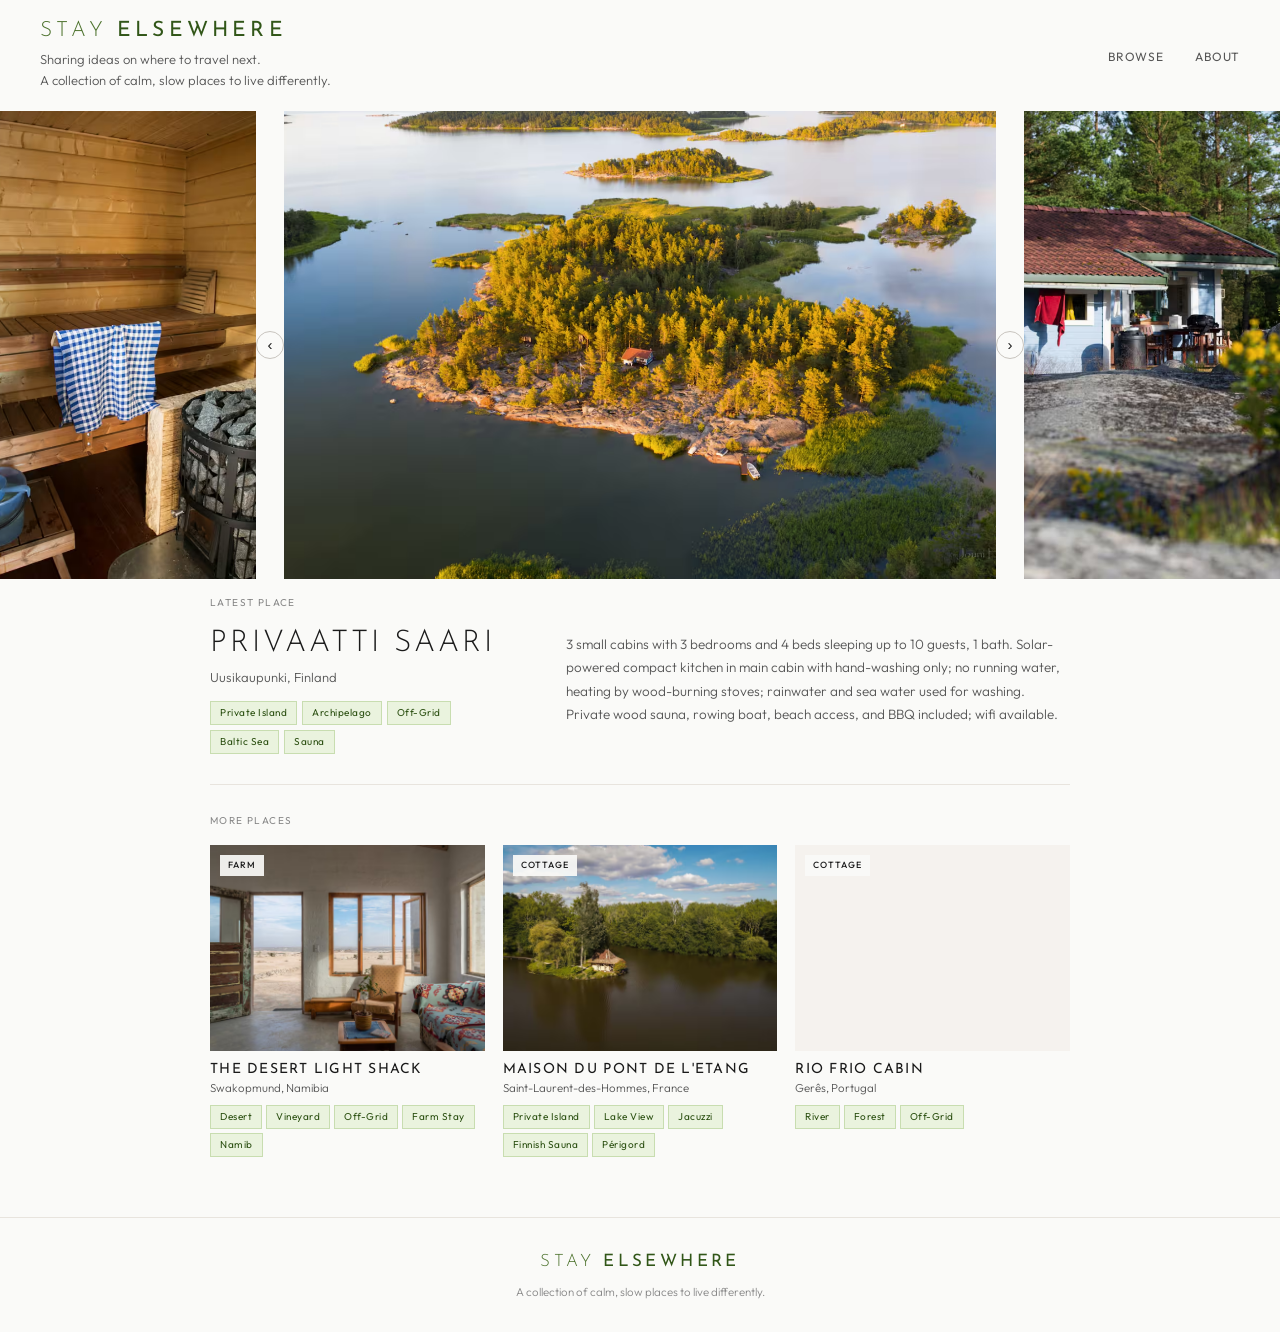
<file: index.html>
<!DOCTYPE html>
<html lang="en">
<head>
  <meta charset="UTF-8">
  <meta name="viewport" content="width=device-width, initial-scale=1.0">
  <title>Stay Elsewhere — Calm places, far from the crowd</title>
  <meta name="description" content="A curated collection of calm, slow places to live differently.">
  <link rel="preconnect" href="https://fonts.googleapis.com">
  <link rel="preconnect" href="https://fonts.gstatic.com" crossorigin>
  <link href="https://fonts.googleapis.com/css2?family=Josefin+Sans:wght@300;400&family=Outfit:wght@300;400;500&display=swap" rel="stylesheet">
  <link rel="stylesheet" href="css/style.css">
</head>
<body>

  <header class="site-header">
    <a href="index.html" class="logo-block">
      <span class="logo"><span class="logo-stay">STAY</span> <span class="logo-elsewhere">ELSEWHERE</span></span>
      <span class="logo-tagline">Sharing ideas on where to travel next.<br>A collection of calm, slow places to live differently.</span>
    </a>
    <nav class="site-nav">
      <a href="browse.html">BROWSE</a>
      <a href="about.html">ABOUT</a>
    </nav>
    <button class="hamburger-btn" aria-label="Menu">&#9776;</button>
    <div class="mobile-nav-dropdown" id="mobile-nav">
      <a href="browse.html">BROWSE</a>
      <a href="about.html">ABOUT</a>
    </div>
  </header>

  <section class="carousel-section">
    <div class="carousel">
      <a href="place.html?id=001-island-Finland" class="carousel-panel panel-left"  id="panel-left"></a>
      <div class="carousel-gap">
        <button class="carousel-btn" id="btn-prev">&#8249;</button>
      </div>
      <a href="place.html?id=001-island-Finland" class="carousel-panel panel-center" id="panel-center"></a>
      <div class="carousel-gap">
        <button class="carousel-btn" id="btn-next">&#8250;</button>
      </div>
      <a href="place.html?id=001-island-Finland" class="carousel-panel panel-right" id="panel-right"></a>
      <div class="carousel-dots"><span class="carousel-dot carousel-dot--active"></span><span class="carousel-dot"></span><span class="carousel-dot"></span><span class="carousel-dot"></span><span class="carousel-dot"></span><span class="carousel-dot"></span><span class="carousel-dot"></span><span class="carousel-dot"></span><span class="carousel-dot"></span><span class="carousel-dot"></span></div>
    </div>
  </section>

  <div class="page-body">

    <section class="featured-section">
      <p class="section-label">LATEST PLACE</p>
      <div class="featured-content">
        <div class="featured-left">
          <a href="place.html?id=001-island-Finland" class="featured-name">PRIVAATTI SAARI</a>
          <p class="featured-location">Uusikaupunki, Finland</p>
          <div class="featured-tags"><span class="tag">Private Island</span><span class="tag">Archipelago</span><span class="tag">Off-Grid</span><span class="tag">Baltic Sea</span><span class="tag">Sauna</span></div>
        </div>
        <div class="featured-right">
          <p class="featured-description">3 small cabins with 3 bedrooms and 4 beds sleeping up to 10 guests, 1 bath. Solar-powered compact kitchen in main cabin with hand-washing only; no running water, heating by wood-burning stoves; rainwater and sea water used for washing. Private wood sauna, rowing boat, beach access, and BBQ included; wifi available.</p>
        </div>
      </div>
    </section>

    <section class="more-section">
      <p class="section-label">MORE PLACES</p>
      <div class="places-grid">
        <a href="place.html?id=002-homestay-Namibia" class="place-card">
        <div class="card-image" style="background-image: url('photos/002-homestay-Namibia/photos/cover.png')">
          <span class="card-type">FARM</span>
        </div>
        <div class="card-info">
          <p class="card-name">THE DESERT LIGHT SHACK</p>
          <p class="card-location">Swakopmund, Namibia</p>
          <div class="card-tags"><span class="tag">Desert</span><span class="tag">Vineyard</span><span class="tag">Off-Grid</span><span class="tag">Farm Stay</span><span class="tag">Namib</span></div>
        </div>
      </a>
        <a href="place.html?id=003-etang-Perigord" class="place-card">
        <div class="card-image" style="background-image: url('photos/003-etang-Perigord/photos/cover.png')">
          <span class="card-type">COTTAGE</span>
        </div>
        <div class="card-info">
          <p class="card-name">MAISON DU PONT DE L'ETANG</p>
          <p class="card-location">Saint-Laurent-des-Hommes, France</p>
          <div class="card-tags"><span class="tag">Private Island</span><span class="tag">Lake View</span><span class="tag">Jacuzzi</span><span class="tag">Finnish Sauna</span><span class="tag">Périgord</span></div>
        </div>
      </a>
        <a href="place.html?id=004-rio-frio-cabin-portugal" class="place-card">
        <div class="card-image" style="background-image: url('https://images.unsplash.com/photo-1448375240586-882707db888b?auto=format&fit=crop&w=800&q=80')">
          <span class="card-type">COTTAGE</span>
        </div>
        <div class="card-info">
          <p class="card-name">RIO FRIO CABIN</p>
          <p class="card-location">Gerês, Portugal</p>
          <div class="card-tags"><span class="tag">River</span><span class="tag">Forest</span><span class="tag">Off-Grid</span></div>
        </div>
      </a>
      </div>
    </section>

  </div><!-- /.page-body -->

  <footer class="site-footer">
    <p class="footer-logo"><span class="logo-stay">STAY</span> <span class="logo-elsewhere">ELSEWHERE</span></p>
    <p class="footer-tagline">A collection of calm, slow places to live differently.</p>
  </footer>

  <script>
    window.CAROUSEL_PHOTOS = ["photos/001-island-Finland/photos/001.png","photos/001-island-Finland/photos/002.png","photos/001-island-Finland/photos/0021.png","photos/001-island-Finland/photos/003.png","photos/001-island-Finland/photos/004.png","photos/001-island-Finland/photos/005.png","photos/001-island-Finland/photos/006.png","photos/001-island-Finland/photos/007.png","photos/001-island-Finland/photos/008.png","photos/001-island-Finland/photos/009.png"];
  </script>
  <script src="js/main.js"></script>

</body>
</html>
</file>
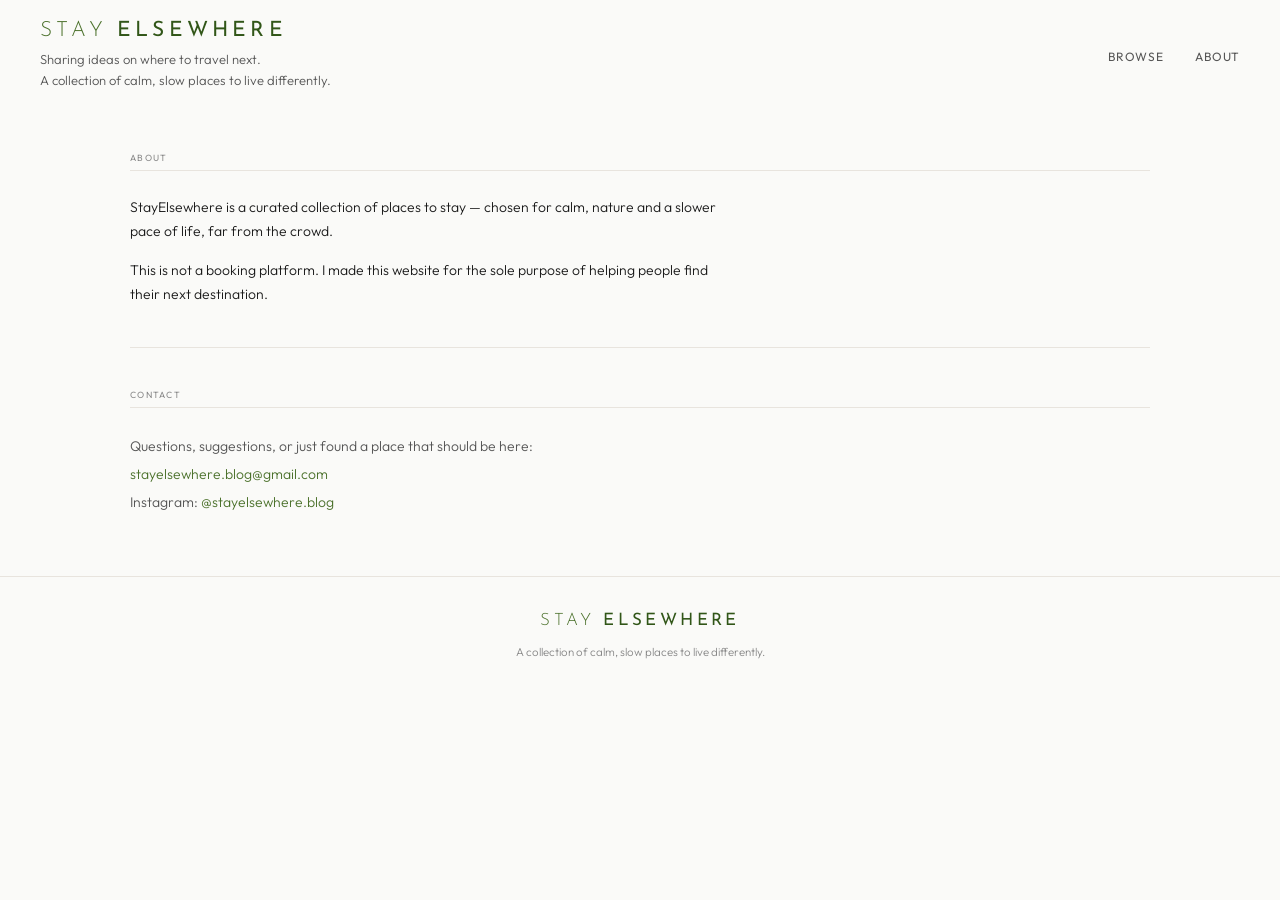
<file: about.html>
<!DOCTYPE html>
<html lang="en">
<head>
  <meta charset="UTF-8">
  <meta name="viewport" content="width=device-width, initial-scale=1.0">
  <title>About — Stay Elsewhere</title>
  <meta name="description" content="A curated collection of calm, slow places to live differently.">
  <link rel="preconnect" href="https://fonts.googleapis.com">
  <link rel="preconnect" href="https://fonts.gstatic.com" crossorigin>
  <link href="https://fonts.googleapis.com/css2?family=Josefin+Sans:wght@300;400&family=Outfit:wght@300;400;500&display=swap" rel="stylesheet">
  <link rel="stylesheet" href="css/style.css">
</head>
<body>

  <header class="site-header">
    <a href="index.html" class="logo-block">
      <span class="logo"><span class="logo-stay">STAY</span> <span class="logo-elsewhere">ELSEWHERE</span></span>
      <span class="logo-tagline">Sharing ideas on where to travel next.<br>A collection of calm, slow places to live differently.</span>
    </a>
    <nav class="site-nav">
      <a href="browse.html">BROWSE</a>
      <a href="about.html">ABOUT</a>
    </nav>
    <button class="hamburger-btn" aria-label="Menu">&#9776;</button>
    <div class="mobile-nav-dropdown" id="mobile-nav">
      <a href="browse.html">BROWSE</a>
      <a href="about.html">ABOUT</a>
    </div>
  </header>

  <div class="place-container about-page">

    <p class="about-label">ABOUT</p>

    <div class="about-text">
      <p>StayElsewhere is a curated collection of places to stay — chosen for calm, nature and a slower pace of life, far from the crowd.</p>
      <p>This is not a booking platform. I made this website for the sole purpose of helping people find their next destination.</p>
    </div>

    <hr class="about-divider">

    <p class="about-label">CONTACT</p>

    <div class="contact-text">
      <p>Questions, suggestions, or just found a place that should be here:<br>
      <a href="mailto:stayelsewhere.blog@gmail.com" class="contact-link">stayelsewhere.blog@gmail.com</a></p>
      <p>Instagram: <a href="https://instagram.com/stayelsewhere.blog" class="contact-link" target="_blank" rel="noopener">@stayelsewhere.blog</a></p>
    </div>

  </div>

  <footer class="site-footer">
    <p class="footer-logo"><span class="logo-stay">STAY</span> <span class="logo-elsewhere">ELSEWHERE</span></p>
    <p class="footer-tagline">A collection of calm, slow places to live differently.</p>
  </footer>

  <script src="js/main.js"></script>

</body>
</html>
</file>
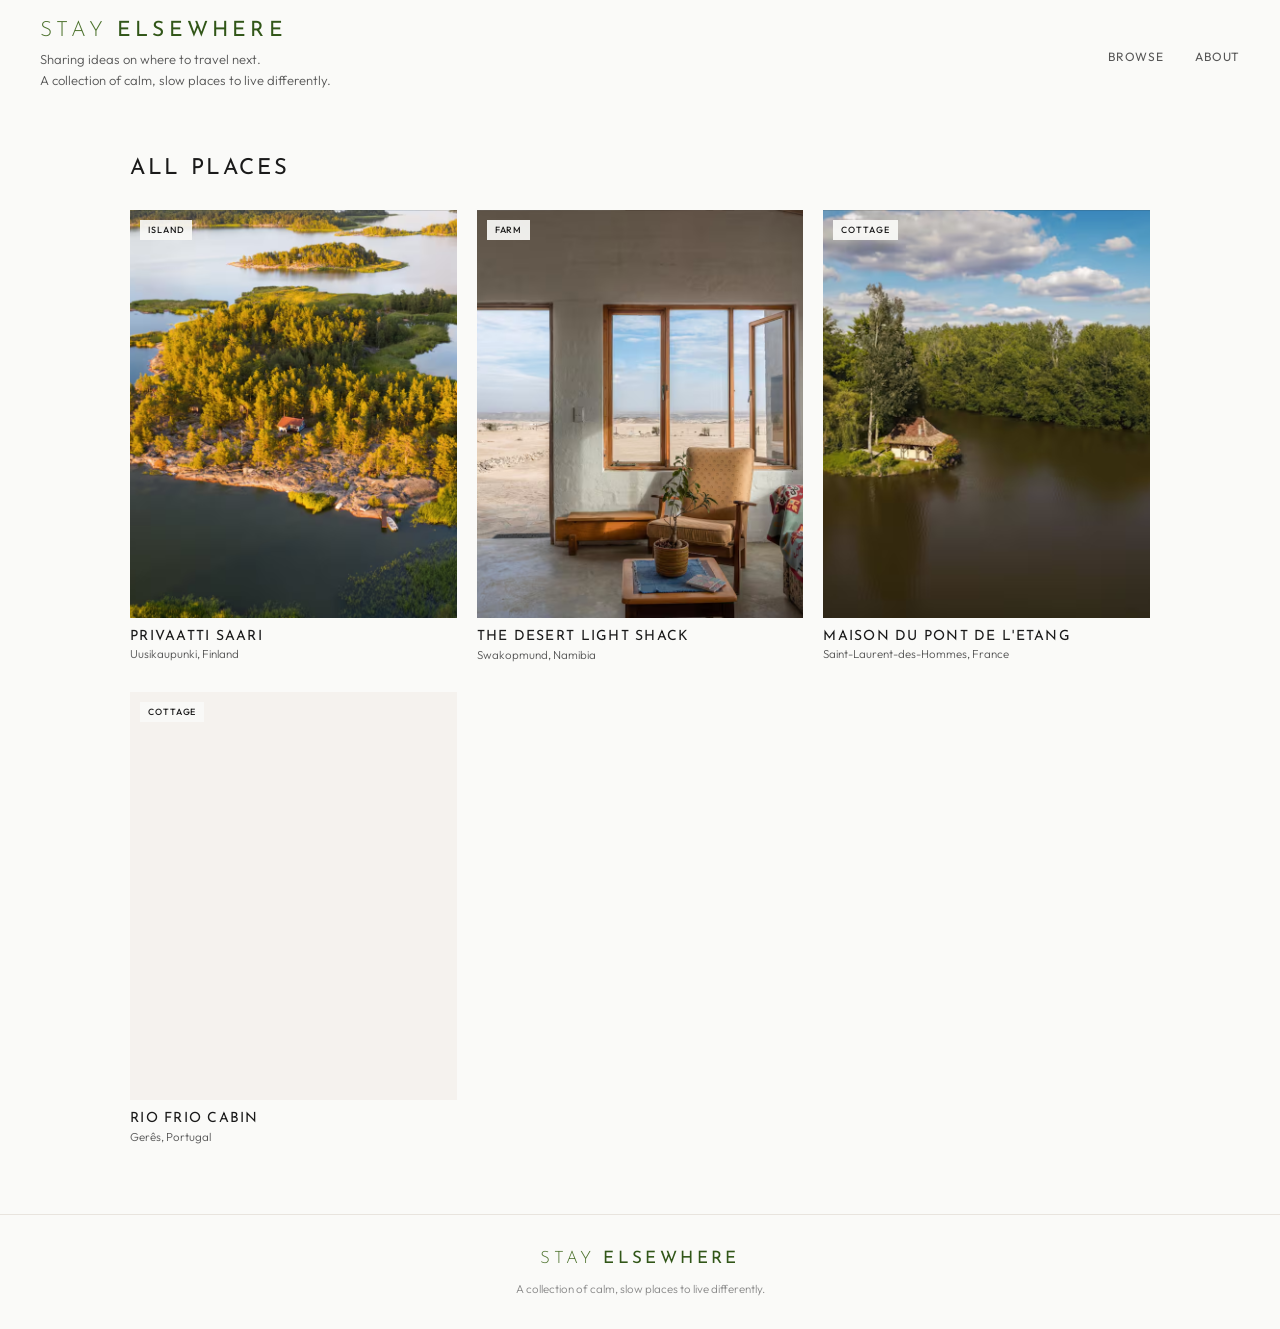
<file: browse.html>
<!DOCTYPE html>
<html lang="en">
<head>
  <meta charset="UTF-8">
  <meta name="viewport" content="width=device-width, initial-scale=1.0">
  <title>Places — Stay Elsewhere</title>
  <meta name="description" content="All places on Stay Elsewhere — curated for calm, nature and a slower pace.">
  <link rel="preconnect" href="https://fonts.googleapis.com">
  <link rel="preconnect" href="https://fonts.gstatic.com" crossorigin>
  <link href="https://fonts.googleapis.com/css2?family=Josefin+Sans:wght@300;400&family=Outfit:wght@300;400;500&display=swap" rel="stylesheet">
  <link rel="stylesheet" href="css/style.css">
</head>
<body>

  <header class="site-header">
    <a href="index.html" class="logo-block">
      <span class="logo"><span class="logo-stay">STAY</span> <span class="logo-elsewhere">ELSEWHERE</span></span>
      <span class="logo-tagline">Sharing ideas on where to travel next.<br>A collection of calm, slow places to live differently.</span>
    </a>
    <nav class="site-nav">
      <a href="browse.html">BROWSE</a>
      <a href="about.html">ABOUT</a>
    </nav>
    <button class="hamburger-btn" aria-label="Menu">&#9776;</button>
    <div class="mobile-nav-dropdown" id="mobile-nav">
      <a href="browse.html">BROWSE</a>
      <a href="about.html">ABOUT</a>
    </div>
  </header>

  <div class="place-container browse-page">

    <h1 class="browse-heading">ALL PLACES</h1>

    <div class="browse-grid">
      <a href="place.html?id=001-island-Finland" class="place-card">
      <div class="card-image" style="background-image: url('photos/001-island-Finland/photos/cover.png')" data-photos="[&quot;photos/001-island-Finland/photos/001.png&quot;,&quot;photos/001-island-Finland/photos/002.png&quot;,&quot;photos/001-island-Finland/photos/0021.png&quot;,&quot;photos/001-island-Finland/photos/003.png&quot;,&quot;photos/001-island-Finland/photos/004.png&quot;,&quot;photos/001-island-Finland/photos/005.png&quot;,&quot;photos/001-island-Finland/photos/006.png&quot;,&quot;photos/001-island-Finland/photos/007.png&quot;,&quot;photos/001-island-Finland/photos/008.png&quot;,&quot;photos/001-island-Finland/photos/009.png&quot;]">
        <span class="card-type">ISLAND</span>
        <div class="card-arrows">
          <button class="card-arrow card-arrow-prev">&#8249;</button>
          <button class="card-arrow card-arrow-next">&#8250;</button>
        </div>
      </div>
      <div class="card-info">
        <p class="card-name">PRIVAATTI SAARI</p>
        <p class="card-location">Uusikaupunki, Finland</p>
      </div>
    </a>
      <a href="place.html?id=002-homestay-Namibia" class="place-card">
      <div class="card-image" style="background-image: url('photos/002-homestay-Namibia/photos/cover.png')" data-photos="[&quot;photos/002-homestay-Namibia/photos/001.png&quot;,&quot;photos/002-homestay-Namibia/photos/002.png&quot;,&quot;photos/002-homestay-Namibia/photos/003.png&quot;,&quot;photos/002-homestay-Namibia/photos/004.png&quot;,&quot;photos/002-homestay-Namibia/photos/005.png&quot;,&quot;photos/002-homestay-Namibia/photos/006.png&quot;,&quot;photos/002-homestay-Namibia/photos/007.png&quot;,&quot;photos/002-homestay-Namibia/photos/008.png&quot;,&quot;photos/002-homestay-Namibia/photos/009.png&quot;]">
        <span class="card-type">FARM</span>
        <div class="card-arrows">
          <button class="card-arrow card-arrow-prev">&#8249;</button>
          <button class="card-arrow card-arrow-next">&#8250;</button>
        </div>
      </div>
      <div class="card-info">
        <p class="card-name">THE DESERT LIGHT SHACK</p>
        <p class="card-location">Swakopmund, Namibia</p>
      </div>
    </a>
      <a href="place.html?id=003-etang-Perigord" class="place-card">
      <div class="card-image" style="background-image: url('photos/003-etang-Perigord/photos/cover.png')" data-photos="[&quot;photos/003-etang-Perigord/photos/001.png&quot;,&quot;photos/003-etang-Perigord/photos/002.png&quot;,&quot;photos/003-etang-Perigord/photos/003.png&quot;,&quot;photos/003-etang-Perigord/photos/004.png&quot;,&quot;photos/003-etang-Perigord/photos/005.png&quot;,&quot;photos/003-etang-Perigord/photos/006.png&quot;,&quot;photos/003-etang-Perigord/photos/0061.png&quot;,&quot;photos/003-etang-Perigord/photos/007.png&quot;,&quot;photos/003-etang-Perigord/photos/008.png&quot;,&quot;photos/003-etang-Perigord/photos/009.png&quot;,&quot;photos/003-etang-Perigord/photos/010.png&quot;]">
        <span class="card-type">COTTAGE</span>
        <div class="card-arrows">
          <button class="card-arrow card-arrow-prev">&#8249;</button>
          <button class="card-arrow card-arrow-next">&#8250;</button>
        </div>
      </div>
      <div class="card-info">
        <p class="card-name">MAISON DU PONT DE L'ETANG</p>
        <p class="card-location">Saint-Laurent-des-Hommes, France</p>
      </div>
    </a>
      <a href="place.html?id=004-rio-frio-cabin-portugal" class="place-card">
      <div class="card-image" style="background-image: url('https://images.unsplash.com/photo-1448375240586-882707db888b?auto=format&fit=crop&w=800&q=80')" data-photos="[&quot;https://images.unsplash.com/photo-1448375240586-882707db888b?auto=format&fit=crop&w=1400&q=80&quot;]">
        <span class="card-type">COTTAGE</span>
        
      </div>
      <div class="card-info">
        <p class="card-name">RIO FRIO CABIN</p>
        <p class="card-location">Gerês, Portugal</p>
      </div>
    </a>
    </div>

  </div>

  <footer class="site-footer">
    <p class="footer-logo"><span class="logo-stay">STAY</span> <span class="logo-elsewhere">ELSEWHERE</span></p>
    <p class="footer-tagline">A collection of calm, slow places to live differently.</p>
  </footer>

  <script src="js/browse.js"></script>
  <script src="js/main.js"></script>

</body>
</html>
</file>
<file: css/style.css>
/* === RESET & BASE === */
*, *::before, *::after {
  box-sizing: border-box;
  margin: 0;
  padding: 0;
}

:root {
  --green-stay: #4B712B;
  --green-elsewhere: #315618;
  --green-exact: #2E5214;
  --green-bg: #EAF3DE;
  --bg: #FAFAF8;
  --bg-secondary: #F5F2EE;
  --border: #E8E4DE;
  --text-primary: #1A1A1A;
  --text-secondary: #555;
  --text-tertiary: #888;
  --font-heading: 'Josefin Sans', sans-serif;
  --font-body: 'Outfit', sans-serif;
  --max-width: 860px;
  --page-pad: 40px;
}

html {
  font-size: 16px;
}

body {
  background: var(--bg);
  color: var(--text-primary);
  font-family: var(--font-body);
  font-weight: 300;
  line-height: 1.6;
  -webkit-font-smoothing: antialiased;
}

a {
  color: inherit;
  text-decoration: none;
}

/* === HEADER === */
.site-header {
  display: flex;
  align-items: center;
  justify-content: space-between;
  padding: 20px var(--page-pad);
  background: var(--bg);
  position: sticky;
  top: 0;
  z-index: 100;
}

.logo-block {
  display: block;
  line-height: 1;
}

.logo {
  display: block;
  font-family: var(--font-heading);
  font-size: 21px;
  letter-spacing: 0.2em;
  line-height: 1;
  margin-bottom: 8px;
}

.logo-stay {
  color: var(--green-stay);
  font-weight: 300;
}

.logo-elsewhere {
  color: var(--green-elsewhere);
  font-weight: 400;
}

.logo-tagline {
  font-family: var(--font-body);
  font-size: 13px;
  font-weight: 300;
  color: #555;
  line-height: 1.6;
  display: block;
  margin-top: 5px;
}

.site-nav {
  display: flex;
  align-items: center;
  gap: 32px;
  padding-top: 2px;
}

.site-nav a,
.menu-btn {
  font-family: var(--font-body);
  font-size: 12px;
  font-weight: 400;
  letter-spacing: 0.06em;
  color: var(--text-secondary);
  background: none;
  border: none;
  cursor: pointer;
  padding: 0;
  transition: color 0.2s;
  white-space: nowrap;
}

.site-nav a:hover,
.menu-btn:hover {
  color: var(--text-primary);
}

.menu-arrow {
  font-size: 9px;
  margin-left: 2px;
  vertical-align: middle;
}

.mobile-menu-btn {
  display: none;
  background: none;
  border: none;
  cursor: pointer;
  font-size: 20px;
  color: var(--text-secondary);
  padding: 0;
  line-height: 1;
}

/* === PAGE BODY === */
.page-body {
  max-width: calc(var(--max-width) + var(--page-pad) * 2);
  margin: 0 auto;
  padding: 0 var(--page-pad);
}

/* === CAROUSEL === */
.carousel-section {
  padding: 0;
}

.carousel-controls {
  display: flex;
  justify-content: flex-end;
  gap: 5px;
  margin-top: 10px;
  padding: 0 var(--page-pad);
}

.carousel {
  display: flex;
  height: 52vh;
  min-height: 420px;
}

.carousel-panel {
  display: block;
  background-size: cover;
  background-position: center;
  background-color: var(--bg-secondary);
  transition: background-image 0.35s ease;
  flex-shrink: 0;
}

.panel-left,
.panel-right {
  width: 20%;
}

.panel-center {
  flex: 1;
}

.carousel-gap {
  flex: 0 0 20px;
  background: #FAFAF8;
  display: flex;
  align-items: center;
  justify-content: center;
}

.carousel-btn {
  width: 28px;
  height: 28px;
  border: 0.5px solid #C8C4BE;
  background: #FAFAF8;
  color: var(--text-primary);
  font-size: 15px;
  cursor: pointer;
  display: flex;
  align-items: center;
  justify-content: center;
  border-radius: 50%;
  transition: background 0.15s, border-color 0.15s;
  line-height: 1;
  flex-shrink: 0;
}

.carousel-btn:hover {
  background: var(--bg-secondary);
  border-color: var(--text-tertiary);
}

/* === SECTION LABEL === */
.section-label {
  font-family: var(--font-body);
  font-size: 10px;
  font-weight: 400;
  letter-spacing: 0.14em;
  color: var(--text-tertiary);
  margin-bottom: 16px;
}

/* === FEATURED SECTION === */
.featured-section {
  padding-top: 16px;
  padding-bottom: 30px;
  border-bottom: 1px solid var(--border);
}

.featured-content {
  display: flex;
  gap: 56px;
  align-items: flex-start;
}

.featured-left {
  flex: 0 0 300px;
}

.featured-right {
  flex: 1;
  padding-top: 6px;
}

.featured-name {
  font-family: var(--font-heading);
  font-size: 30px;
  font-weight: 300;
  letter-spacing: 0.1em;
  color: var(--text-primary);
  line-height: 1.1;
  margin-bottom: 7px;
  display: block;
  transition: color 0.2s;
}

.featured-name:hover {
  color: var(--green-exact);
}

.featured-location {
  font-family: var(--font-body);
  font-size: 13px;
  font-weight: 300;
  color: var(--text-secondary);
  margin-bottom: 14px;
}

.featured-tags {
  display: flex;
  flex-wrap: wrap;
  gap: 5px;
}

.featured-description {
  font-family: var(--font-body);
  font-size: 13.5px;
  font-weight: 300;
  color: var(--text-secondary);
  line-height: 1.75;
}

/* === TAGS === */
.tag {
  display: inline-block;
  font-family: var(--font-body);
  font-size: 10px;
  font-weight: 400;
  letter-spacing: 0.05em;
  color: var(--green-exact);
  border: 1px solid #c8ddb0;
  background: var(--green-bg);
  padding: 3px 9px;
  white-space: nowrap;
}

/* === MORE PLACES === */
.more-section {
  padding-top: 28px;
  padding-bottom: 60px;
}

.places-grid {
  display: grid;
  grid-template-columns: repeat(3, 1fr);
  gap: 18px;
}

/* === PLACE CARD === */
.place-card {
  display: block;
}

.card-image {
  position: relative;
  width: 100%;
  aspect-ratio: 4 / 3;
  background-size: cover;
  background-position: center;
  background-color: var(--bg-secondary);
  overflow: hidden;
}

.card-type {
  position: absolute;
  top: 10px;
  left: 10px;
  font-family: var(--font-body);
  font-size: 9px;
  font-weight: 500;
  letter-spacing: 0.1em;
  color: var(--text-primary);
  background: rgba(250, 250, 248, 0.92);
  padding: 3px 8px;
  white-space: nowrap;
}

.card-info {
  padding: 11px 0 0;
}

.card-name {
  font-family: var(--font-heading);
  font-size: 14px;
  font-weight: 400;
  letter-spacing: 0.09em;
  color: var(--text-primary);
  margin-bottom: 3px;
  transition: color 0.2s;
}

.card-location {
  font-family: var(--font-body);
  font-size: 11.5px;
  font-weight: 300;
  color: var(--text-secondary);
  margin-bottom: 8px;
}

.card-tags {
  display: flex;
  flex-wrap: wrap;
  gap: 4px;
  cursor: default;
}

.place-card:hover .card-name {
  color: var(--green-exact);
}

/* === FOOTER === */
.site-footer {
  border-top: 1px solid var(--border);
  padding: 30px var(--page-pad);
  text-align: center;
}

.footer-logo {
  font-family: var(--font-heading);
  font-size: 17px;
  letter-spacing: 0.2em;
  margin-bottom: 8px;
}

.footer-tagline {
  font-family: var(--font-body);
  font-size: 11.5px;
  font-weight: 300;
  color: var(--text-tertiary);
}

/* === MOBILE === */
@media (max-width: 720px) {
  :root {
    --page-pad: 20px;
  }

  .site-header {
    padding: 20px var(--page-pad) 16px;
    align-items: center;
  }

  .logo {
    font-size: 18px;
    margin-bottom: 0;
  }

  .logo-tagline {
    display: none;
  }

  .site-nav {
    display: none;
  }

  .mobile-menu-btn {
    display: block;
  }

  .carousel {
    height: 200px;
    gap: 4px;
  }

  .panel-left,
  .panel-right {
    width: 16%;
  }

  .featured-content {
    flex-direction: column;
    gap: 14px;
  }

  .featured-left {
    flex: none;
    width: 100%;
  }

  .featured-name {
    font-size: 22px;
  }

  .places-grid {
    grid-template-columns: 1fr;
    gap: 28px;
  }

  .card-image {
    aspect-ratio: 16 / 9;
  }
}


/* ============================================================
   PLACE PAGE — all rules below are new, none modify existing
   ============================================================ */

/* Place page container */
.place-container {
  max-width: 1100px;
  margin: 0 auto;
  padding: 0 40px;
}

/* Back bar */
.back-bar {
  padding: 8px 0;
  border-bottom: 0.5px solid var(--border);
  background: var(--bg);
}

.back-link {
  font-family: var(--font-body);
  font-size: 10px;
  font-weight: 400;
  letter-spacing: 0.06em;
  color: #888;
}

.back-link:hover {
  color: var(--text-primary);
}

/* Place header */
.place-header {
  padding: 16px 0 0;
}

.place-name {
  font-family: var(--font-heading);
  font-size: 28px;
  font-weight: 300;
  letter-spacing: 0.12em;
  color: var(--text-primary);
  line-height: 1.1;
  margin-bottom: 5px;
}

.place-location {
  font-family: var(--font-body);
  font-size: 11px;
  font-weight: 300;
  color: #888;
  margin-bottom: 10px;
}

.place-tags {
  display: flex;
  flex-wrap: wrap;
  gap: 5px;
}

.place-tags .tag {
  font-size: 9px;
  padding: 2px 7px;
  color: #555;
  border: 0.5px solid #C8C4BE;
  background: transparent;
  border-radius: 2px;
}

/* Two-column body */
.place-body {
  display: flex;
  gap: 20px;
  padding: 16px 0;
  align-items: flex-start;
}

.left-col {
  flex: 1;
  min-width: 0;
}

.right-col {
  flex: 0 0 160px;
  position: sticky;
  top: 24px;
}

/* Section label with bottom border */
.place-section {
  margin-bottom: 20px;
}

.place-section-label {
  font-family: var(--font-body);
  font-size: 9px;
  font-weight: 400;
  letter-spacing: 0.14em;
  color: #888;
  border-bottom: 0.5px solid var(--border);
  padding-bottom: 5px;
  margin-bottom: 8px;
}

/* Why box */
.why-box {
  background: var(--green-bg);
  border-radius: 4px;
  padding: 10px 12px;
}

.why-box p {
  font-family: var(--font-body);
  font-size: 11.5px;
  font-weight: 300;
  font-style: italic;
  color: #27500A;
  line-height: 1.65;
  margin: 0;
}

/* Getting there — side by side */
.getting-there-layout {
  display: flex;
  gap: 16px;
  align-items: flex-start;
}

.getting-there-distances {
  flex: 0 0 55%;
  display: flex;
  flex-direction: column;
  gap: 5px;
}

/* Map */
.place-map {
  flex: 1;
  height: 130px;
  border: none;
  border-radius: 4px;
  display: block;
  min-width: 0;
}

/* Distance rows */
.distance-rows {
  display: flex;
  flex-direction: column;
  gap: 5px;
}

.distance-row {
  display: flex;
  align-items: center;
  gap: 6px;
  font-family: var(--font-body);
  font-size: 11px;
  font-weight: 300;
  color: var(--text-primary);
}

.distance-icon {
  color: var(--green-stay);
  font-size: 13px;
  flex-shrink: 0;
  width: 16px;
  display: flex;
  align-items: center;
}

.distance-name {
  flex: 1;
}

.distance-time {
  color: #888;
  font-size: 10.5px;
  white-space: nowrap;
}

/* Amenities */
.amenities-grid {
  display: grid;
  grid-template-columns: 1fr 1fr;
  gap: 6px 16px;
}

.amenity-item {
  display: flex;
  align-items: center;
  gap: 6px;
  font-family: var(--font-body);
  font-size: 11px;
  font-weight: 300;
  color: var(--text-primary);
}

.amenity-item .ti {
  font-size: 15px;
  color: var(--green-stay);
  flex-shrink: 0;
}

/* Activities */
.activities-list {
  display: flex;
  flex-direction: column;
  gap: 4px;
}

.activity-item {
  display: flex;
  gap: 7px;
  font-family: var(--font-body);
  font-size: 11px;
  font-weight: 300;
  color: #555;
}

.activity-dash {
  color: #C8C4BE;
  flex-shrink: 0;
}

/* Sidebar card */
.sidebar-card {
  border: 0.5px solid var(--border);
  border-radius: 6px;
  padding: 12px;
  background: var(--bg);
}

.sidebar-title {
  font-family: var(--font-body);
  font-size: 9px;
  font-weight: 400;
  letter-spacing: 0.14em;
  color: #888;
  border-bottom: 0.5px solid var(--border);
  padding-bottom: 6px;
  margin-bottom: 10px;
}

.info-row {
  display: flex;
  justify-content: space-between;
  align-items: baseline;
  gap: 4px;
  margin-bottom: 6px;
}

.info-label {
  font-family: var(--font-body);
  font-size: 9px;
  font-weight: 400;
  letter-spacing: 0.06em;
  color: #888;
  text-transform: uppercase;
  flex-shrink: 0;
}

.info-value {
  font-family: var(--font-body);
  font-size: 10px;
  font-weight: 400;
  color: var(--text-primary);
  text-align: right;
}

/* Temperature bar */
.temp-section {
  margin-top: 10px;
  margin-bottom: 12px;
}

.temp-bar {
  display: flex;
  gap: 1px;
  margin-top: 4px;
  margin-bottom: 3px;
}

.temp-cell {
  flex: 1;
  height: 10px;
  border-radius: 1px;
}

.temp-months {
  display: flex;
}

.temp-months span {
  font-family: var(--font-body);
  font-size: 7.5px;
  color: #888;
  flex: 1;
  text-align: center;
}

/* CTA button */
.cta-btn {
  display: block;
  background: var(--green-exact);
  color: #fff;
  font-family: var(--font-body);
  font-size: 10px;
  font-weight: 400;
  letter-spacing: 0.1em;
  border-radius: 3px;
  padding: 8px;
  text-align: center;
  text-decoration: none;
  margin-top: 12px;
  transition: background 0.15s;
}

.cta-btn:hover {
  background: var(--green-elsewhere);
}

/* Similar places */
.similar-section {
  border-top: 0.5px solid var(--border);
  padding: 14px 0 40px;
}

.similar-grid {
  display: grid;
  grid-template-columns: repeat(3, 1fr);
  gap: 16px;
  margin-top: 8px;
}

.similar-card {
  display: block;
}

.similar-image {
  width: 100%;
  height: 160px;
  object-fit: cover;
  background-size: cover;
  background-position: center;
  background-color: var(--bg-secondary);
}

.similar-name {
  font-family: var(--font-heading);
  font-size: 13px;
  font-weight: 400;
  letter-spacing: 0.08em;
  color: var(--text-primary);
  margin-top: 8px;
  margin-bottom: 3px;
  transition: color 0.2s;
}

.similar-location {
  font-family: var(--font-body);
  font-size: 11px;
  font-weight: 300;
  color: var(--text-secondary);
}

.similar-card:hover .similar-name {
  color: var(--green-exact);
}

/* Place page — mobile */
@media (max-width: 768px) {
  .place-container {
    padding: 0 20px;
  }

  .place-body {
    flex-direction: column;
  }

  .right-col {
    position: static;
    width: 100%;
    flex: none;
  }

  .getting-there-layout {
    flex-direction: column;
  }

  .getting-there-distances {
    flex: none;
    width: 100%;
  }

  .place-map {
    width: 100%;
    height: 160px;
  }

  .similar-grid {
    grid-template-columns: 1fr;
  }
}


/* ============================================================
   ABOUT PAGE
   ============================================================ */

.about-page {
  padding-top: 40px;
  padding-bottom: 60px;
}

.about-label {
  font-family: var(--font-body);
  font-size: 9px;
  font-weight: 400;
  letter-spacing: 0.14em;
  color: #888;
  border-bottom: 0.5px solid var(--border);
  padding-bottom: 5px;
  margin-bottom: 24px;
}

.about-text {
  max-width: 600px;
  font-family: var(--font-body);
  font-size: 14px;
  font-weight: 300;
  color: var(--text-primary);
  line-height: 1.75;
}

.about-text p + p {
  margin-top: 1em;
}

.about-divider {
  border: none;
  border-top: 0.5px solid #E8E4DE;
  margin: 40px 0;
}

.contact-text {
  max-width: 600px;
  font-family: var(--font-body);
  font-size: 14px;
  font-weight: 300;
  color: #555;
  line-height: 2;
}

.contact-text p + p {
  margin-top: 0;
}

.contact-link {
  color: #4B712B;
  text-decoration: none;
}

.contact-link:hover {
  text-decoration: underline;
}


/* ============================================================
   BROWSE PAGE
   ============================================================ */

.browse-page {
  padding-top: 40px;
  padding-bottom: 60px;
}

.browse-header {
  margin-bottom: 24px;
}

.browse-label {
  font-family: var(--font-body);
  font-size: 9px;
  font-weight: 400;
  letter-spacing: 0.14em;
  color: #888;
  margin-bottom: 4px;
}

.browse-count {
  font-family: var(--font-body);
  font-size: 11px;
  font-weight: 300;
  color: #888;
}

.browse-grid {
  display: grid;
  grid-template-columns: repeat(3, 1fr);
  gap: 20px;
}

@media (max-width: 768px) {
  .browse-grid {
    grid-template-columns: 1fr;
  }
}


/* ============================================================
   BROWSE PAGE — feedback fixes
   ============================================================ */

/* Point 1 — tighten card image/text gap */
.card-info {
  padding-top: 8px;
}

/* Point 2 — page heading */
.browse-page {
  padding-top: 0;
}

.browse-heading {
  font-family: var(--font-heading);
  font-size: 22px;
  font-weight: 400;
  letter-spacing: 0.12em;
  color: var(--text-primary);
  margin-top: 40px;
  margin-bottom: 24px;
}

/* Point 3 — card photo arrows */
.card-arrows {
  position: absolute;
  bottom: 8px;
  right: 8px;
  display: none;
  gap: 4px;
  z-index: 2;
}

.place-card:hover .card-arrows {
  display: flex;
}

.card-arrow {
  width: 24px;
  height: 24px;
  border-radius: 50%;
  background: rgba(0, 0, 0, 0.4);
  color: #fff;
  border: none;
  cursor: pointer;
  font-size: 14px;
  display: flex;
  align-items: center;
  justify-content: center;
  line-height: 1;
  padding: 0;
  transition: background 0.15s;
}

.card-arrow:hover {
  background: rgba(0, 0, 0, 0.65);
}

/* Browse cards — 4:5 portrait ratio (scoped, does not affect index.html) */
.browse-grid .card-image {
  aspect-ratio: 4 / 5;
  height: auto;
}

/* Tighten name/location gap on cards */
.card-name {
  margin-bottom: -3px;
}

/* Ensure browse card names render in dark text — explicit override */
.browse-grid .card-name {
  color: #1A1A1A;
}


/* ============================================================
   MOBILE — homepage layout (max-width 768px)
   ============================================================ */

@media (max-width: 768px) {

  /* Point 1 — header: stack logo + tagline + nav links */
  .site-header {
    flex-direction: column;
    align-items: flex-start;
    gap: 8px;
  }

  .logo-tagline {
    display: block;
  }

  .site-nav {
    display: flex;
    gap: 16px;
    padding-top: 0;
  }

  .site-nav a {
    font-size: 11px;
    letter-spacing: 0.1em;
    color: #1A1A1A;
  }

  /* Point 2 — MORE PLACES horizontal cards, 96px thumbnail, no tags */
  .places-grid {
    grid-template-columns: 1fr;
    gap: 16px;
  }

  .places-grid .place-card {
    display: flex;
    flex-direction: row;
    gap: 12px;
    align-items: flex-start;
  }

  .places-grid .card-image {
    flex: 0 0 96px;
    width: 96px;
    height: 72px;
    aspect-ratio: unset;
  }

  .places-grid .card-info {
    flex: 1;
    padding-top: 0;
  }

  .places-grid .card-tags {
    display: none;
  }

}


/* ============================================================
   CAROUSEL DOTS — global styles (hidden on desktop)
   ============================================================ */

.carousel {
  position: relative;
}

.carousel-dots {
  display: none;
  position: absolute;
  bottom: 10px;
  left: 50%;
  transform: translateX(-50%);
  gap: 5px;
  z-index: 3;
  pointer-events: none;
}

.carousel-dot {
  width: 6px;
  height: 6px;
  border-radius: 50%;
  background: rgba(255, 255, 255, 0.4);
  display: block;
}

.carousel-dot--active {
  background: rgba(255, 255, 255, 1);
}


/* ============================================================
   MOBILE — header + carousel overrides (max-width 768px)
   ============================================================ */

@media (max-width: 768px) {

  /* Point 1 — compact single-row header */
  .site-header {
    flex-direction: row;
    align-items: center;
    justify-content: space-between;
    gap: 0;
  }

  .logo-tagline {
    display: none;
  }

  /* Point 2 — carousel: no gaps, no arrows, dots, smaller height */
  .carousel {
    height: 40vh;
    min-height: 280px;
  }

  .carousel-gap {
    flex: 0 0 0px;
    width: 0;
    overflow: hidden;
  }

  .carousel-gap .carousel-btn {
    display: none;
  }

  .carousel-dots {
    display: flex;
  }

}


/* Mobile header — centered stacked layout (overrides previous 768px header rules) */
@media (max-width: 768px) {

  .site-header {
    flex-direction: column;
    align-items: center;
    justify-content: flex-start;
    gap: 6px;
  }

  .logo-block {
    text-align: center;
  }

  .logo {
    text-align: center;
  }

  .logo-tagline {
    display: block;
    font-size: 11px;
    color: #555;
    line-height: 1.5;
    text-align: center;
  }

  .site-nav {
    display: flex;
    justify-content: center;
    gap: 20px;
    padding-top: 0;
  }

  .site-nav a {
    font-size: 11px;
    letter-spacing: 0.08em;
    color: #1A1A1A;
  }

}


/* ============================================================
   HAMBURGER MENU — global + mobile
   ============================================================ */

.hamburger-btn {
  display: none;
  background: none;
  border: none;
  font-size: 20px;
  color: #888;
  cursor: pointer;
  position: absolute;
  top: 50%;
  right: var(--page-pad);
  transform: translateY(-50%);
  padding: 0;
  line-height: 1;
  z-index: 101;
}

.mobile-nav-dropdown {
  display: none;
  position: absolute;
  top: 100%;
  left: 0;
  right: 0;
  background: #FAFAF8;
  border-bottom: 0.5px solid #E8E4DE;
  z-index: 100;
}

.mobile-nav-dropdown.is-open {
  display: block;
}

.mobile-nav-dropdown a {
  display: block;
  font-size: 14px;
  font-family: var(--font-body);
  font-weight: 300;
  letter-spacing: 0.1em;
  color: #1A1A1A;
  padding: 14px 20px;
  text-decoration: none;
}

.mobile-nav-dropdown a:hover {
  background: var(--bg-secondary);
}

@media (max-width: 768px) {

  .site-header {
    position: relative;
    flex-direction: column;
    align-items: center;
    justify-content: flex-start;
    gap: 4px;
  }

  .logo-tagline {
    display: block;
    font-size: 11px;
    color: #555;
    line-height: 1.5;
    text-align: center;
  }

  .site-nav {
    display: none;
  }

  .hamburger-btn {
    display: block;
  }

}


/* ============================================================
   FEEDBACK FIXES — batch
   ============================================================ */

/* 1 — Dropdown: right-aligned small panel */
.mobile-nav-dropdown {
  left: auto;
  right: 16px;
  width: auto;
  min-width: 120px;
  border: 0.5px solid #E8E4DE;
  padding: 8px 0;
}

.mobile-nav-dropdown a {
  font-size: 13px;
  letter-spacing: 0.1em;
  padding: 10px 16px;
  text-align: right;
}

/* 4 — Place name smaller on mobile */
@media (max-width: 768px) {
  .place-name {
    font-size: 22px;
  }
}

/* 5 — Landscape: restore gap columns and arrows */
@media (max-width: 768px) and (orientation: landscape) {
  .carousel-gap {
    flex: 0 0 14px;
    width: 14px;
    overflow: visible;
  }
  .carousel-gap .carousel-btn {
    display: flex;
  }
}

/* 6 — Browse heading smaller on mobile */
@media (max-width: 768px) {
  .browse-heading {
    font-size: 16px;
  }
}

/* 7 — Browse grid: 2 columns on mobile */
@media (max-width: 768px) {
  .browse-grid {
    grid-template-columns: repeat(2, 1fr);
  }
}

/* Landscape mobile: keep gap columns but hide arrows */
@media (max-width: 768px) and (orientation: landscape) {
  .carousel-gap .carousel-btn {
    display: none;
  }
}

/* Portrait mobile: aspect-ratio instead of fixed height */
@media (max-width: 768px) and (orientation: portrait) {
  .carousel {
    height: auto;
    min-height: 0;
    aspect-ratio: 16 / 9;
  }
}

/* Desktop carousel: 16:9 aspect ratio with max-height cap */
@media (min-width: 769px) {
  .carousel {
    height: auto;
    min-height: 0;
    aspect-ratio: 16 / 9;
    max-height: 620px;
  }
}

/* Revert desktop carousel to height-based sizing — aspect-ratio only applies on mobile portrait */
@media (min-width: 769px) {
  .carousel {
    height: 52vh;
    min-height: 420px;
    aspect-ratio: unset;
    max-height: none;
  }
}
</file>
